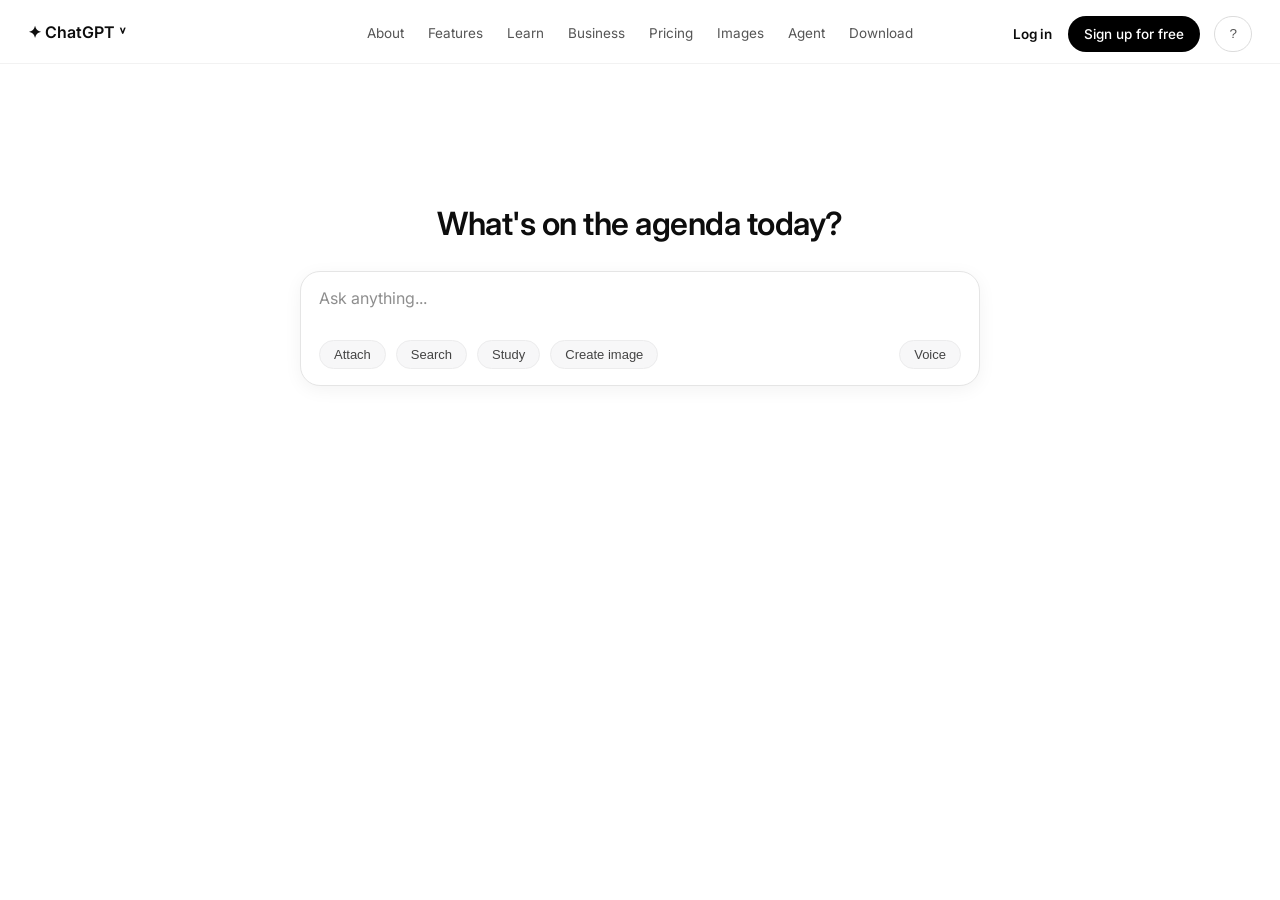
<file: index.html>
<!DOCTYPE html>
<html lang="en">
<head>
    <meta charset="UTF-8">
    <meta name="viewport" content="width=device-width, initial-scale=1.0">
    <title>ChatGPT - Main</title>
    <link rel="preconnect" href="https://fonts.googleapis.com">
    <link rel="preconnect" href="https://fonts.gstatic.com" crossorigin>
    <link href="https://fonts.googleapis.com/css2?family=Inter:wght@400;500;600;700&display=swap" rel="stylesheet">
    <link rel="stylesheet" href="indexStyle.css">
</head>
<body>

    <header class="top-nav">
        <div class="nav-left">
            <a href="index.html" class="brand">
                <span class="logo-icon">✦</span> ChatGPT <span class="arrow">˅</span>
            </a>
        </div>

        <nav class="nav-center">
            <a href="index.html">About</a>
            <a href="#">Features</a>
            <a href="#">Learn</a>
            <a href="#">Business</a>
            <a href="#">Pricing</a>
            <a href="images.html">Images</a>
            <a href="agent.html">Agent</a>
            <a href="#">Download</a>
        </nav>

        <div class="nav-right">
            <a href="#" class="btn-text">Log in</a>
            <a href="#" class="btn-pill">Sign up for free</a>
            <button type="button" class="btn-help" title="Request info / Help">?</button>
        </div>
    </header>

    <main class="main-wrapper">
        <section class="prompt-section">
            <h1 class="main-heading">What's on the agenda today?</h1>

            <form class="prompt-box" action="#" method="get">
                <input 
                    type="text" 
                    class="prompt-input" 
                    placeholder="Ask anything..." 
                    aria-label="Ask anything"
                >

                <div class="prompt-actions">
                    <button type="button" class="action-btn">
                        <span class="btn-icon"></span> Attach
                    </button>
                    <button type="button" class="action-btn">
                        <span class="btn-icon"></span> Search
                    </button>
                    <button type="button" class="action-btn">
                        <span class="btn-icon"></span> Study
                    </button>
                    <button type="button" class="action-btn">
                        <span class="btn-icon"></span> Create image
                    </button>

                    <button type="button" class="action-btn voice-btn">
                        <span class="btn-icon"></span> Voice
                    </button>
                </div>
            </form>
        </section>
    </main>

</body>
</html>
</file>
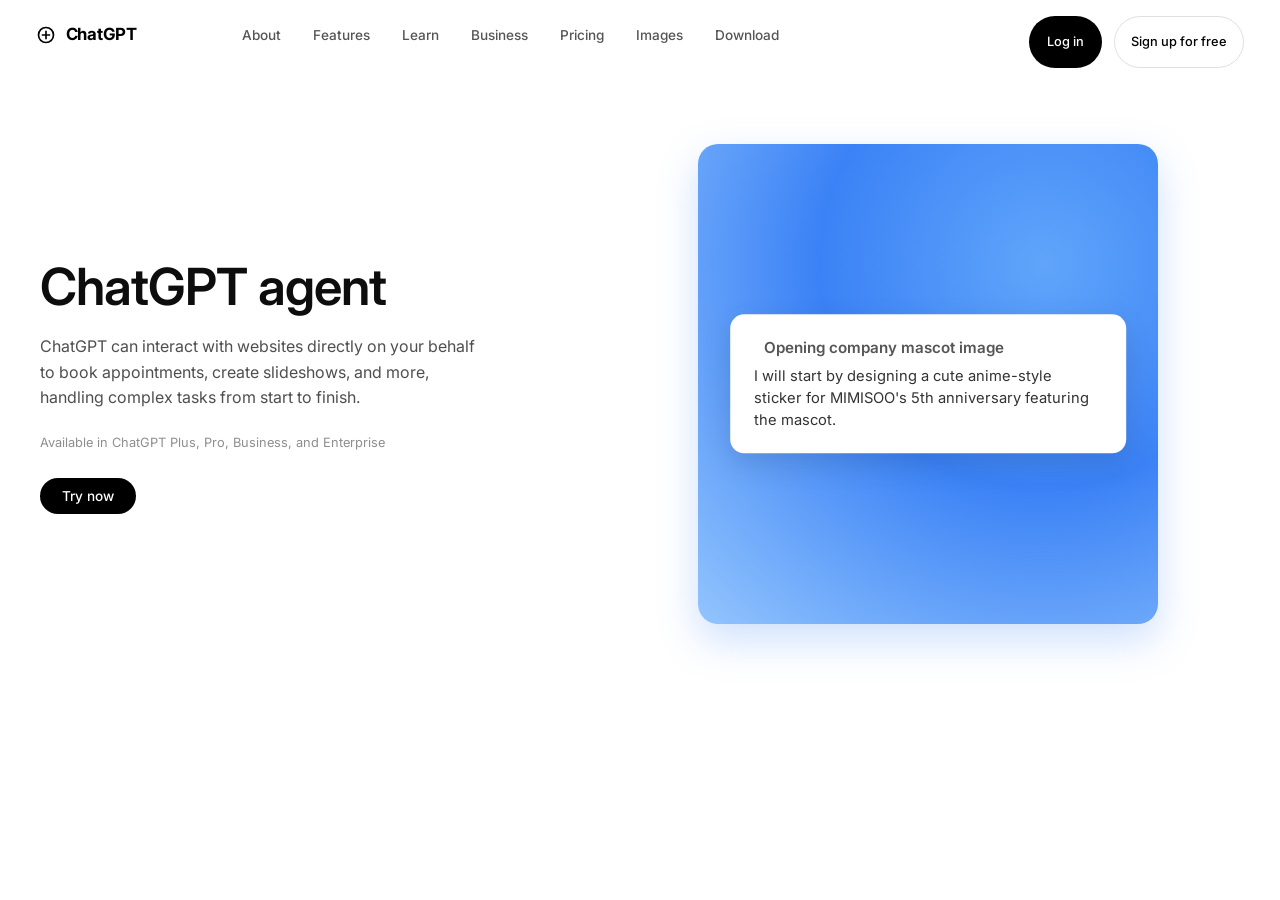
<file: agent.html>
<!DOCTYPE html>
<html lang="en">
<head>
    <meta charset="UTF-8">
    <meta name="viewport" content="width=device-width, initial-scale=1.0">
    <title>ChatGPT - Agent</title>
    <link href="https://fonts.googleapis.com/css2?family=Inter:wght@400;500;600;700&display=swap" rel="stylesheet">
    <link rel="stylesheet" href="agentStyle.css">
</head>
<body>

    <header class="top-nav">
        <div class="nav-left">
            <a href="index.html" class="brand">
                <svg class="brand-icon" viewBox="0 0 24 24" fill="currentColor">
                    <circle cx="12" cy="12" r="9" stroke="#000" stroke-width="2" fill="none"/>
                    <path d="M12 7v10M7 12h10" stroke="#000" stroke-width="2"/>
                </svg>
                ChatGPT
            </a>
        </div>

        <nav class="nav-center">
            <a href="index.html">About</a>
            <a href="#">Features</a>
            <a href="#">Learn</a>
            <a href="#">Business</a>
            <a href="#">Pricing</a>
            <a href="images.html">Images</a>
            <a href="#">Download</a>
        </nav>

        <div class="nav-right">
            <a href="#" class="btn-text">Log in</a>
            <a href="#" class="btn-pill">Sign up for free</a>
        </div>
    </header>

    <main class="page-body">
        <div class="main-wrapper">
            <section class="left-col">
                <div class="text-content">
                    <h1 class="main-title">ChatGPT agent</h1>
                    <p class="description">
                        ChatGPT can interact with websites directly on your behalf to book appointments, create slideshows, and more, handling complex tasks from start to finish.
                    </p>
                    <p class="availability">
                        Available in ChatGPT Plus, Pro, Business, and Enterprise
                    </p>
                    <div class="btn-wrap">
                        <a href="#" class="btn-try">Try now</a>
                    </div>
                </div>
            </section>
            <section class="right-col">
                <div class="blue-card">
                    <div class="popup-box">
                        <div class="popup-header">
                            <span class="bulb-icon"></span>
                            <span class="popup-title">Opening company mascot image</span>
                        </div>
                        <p class="popup-text">
                            I will start by designing a cute anime-style sticker for MIMISOO's 5th anniversary featuring the mascot.
                        </p>
                    </div>
                </div>
            </section>

        </div>
    </main>

</body>
</html>
</file>
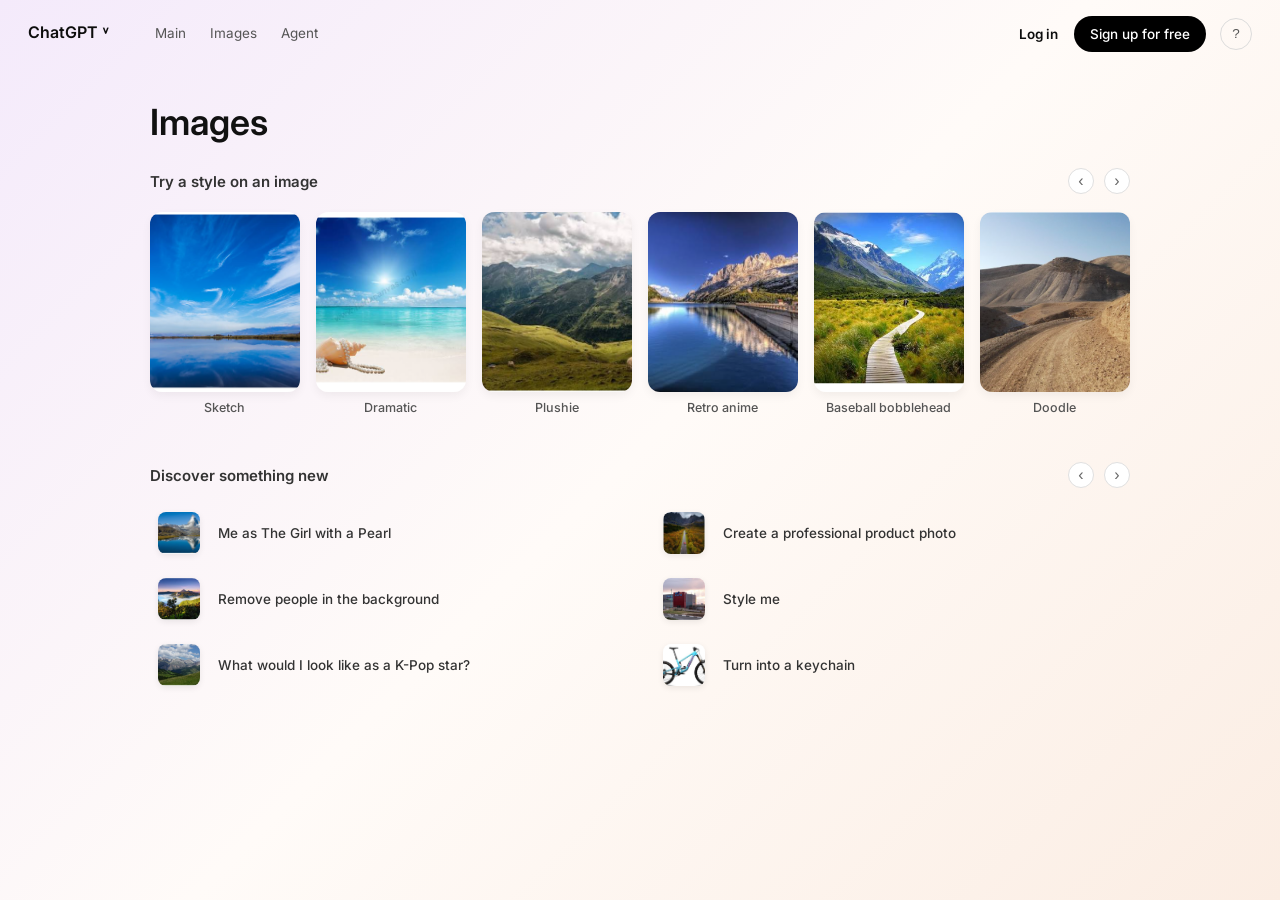
<file: images.html>
<!DOCTYPE html>
<html lang="en">
<head>
    <meta charset="UTF-8">
    <meta name="viewport" content="width=device-width, initial-scale=1.0">
    <title>ChatGPT - Images</title>
    <link href="https://fonts.googleapis.com/css2?family=Inter:wght@400;500;600;700&display=swap" rel="stylesheet">
    <link rel="stylesheet" href="imagesStyle.css">
</head>
<body>

    <header class="top-nav">
        <div class="nav-left">
            <a href="index.html" class="brand">ChatGPT <span class="arrow">˅</span></a>
        </div>

        <nav class="nav-center">
            <a href="index.html">Main</a>
            <a href="images.html">Images</a>
            <a href="agent.html">Agent</a>
        </nav>

        <div class="nav-right">
            <a href="#" class="btn-text">Log in</a>
            <a href="#" class="btn-pill">Sign up for free</a>
            <button type="button" class="btn-help" title="Help / Request info">?</button>
        </div>
    </header>

    <main class="page-container">
        
        <h1 class="main-title">Images</h1>

        <!-- גלריה עליונה: 6 כרטיסיות בשורה -->
        <section class="gallery-section">
            <div class="section-header">
                <h2 class="section-title">Try a style on an image</h2>
                <div class="nav-arrows">
                    <button type="button" class="arrow-btn" aria-label="Previous">&lsaquo;</button>
                    <button type="button" class="arrow-btn" aria-label="Next">&rsaquo;</button>
                </div>
            </div>
            
            <div class="cards-row">
                <figure class="style-card">
                    <img src="images/img1.jpg" alt="Sketch style">
                    <figcaption>Sketch</figcaption>
                </figure><!--
             --><figure class="style-card">
                    <img src="images/img2.jpg" alt="Dramatic style">
                    <figcaption>Dramatic</figcaption>
                </figure><!--
             --><figure class="style-card">
                    <img src="images/img3.jpg" alt="Plushie style">
                    <figcaption>Plushie</figcaption>
                </figure><!--
             --><figure class="style-card">
                    <img src="images/img4.jpg" alt="Retro anime style">
                    <figcaption>Retro anime</figcaption>
                </figure><!--
             --><figure class="style-card">
                    <img src="images/img5.jpg" alt="Baseball bobblehead style">
                    <figcaption>Baseball bobblehead</figcaption>
                </figure><!--
             --><figure class="style-card">
                    <img src="images/img6.jpg" alt="Doodle style">
                    <figcaption>Doodle</figcaption>
                </figure>
            </div>
        </section>

        <!-- גלריה תחתונה: 2 עמודות -->
        <section class="discover-section">
            <div class="section-header">
                <h2 class="section-title">Discover something new</h2>
                <div class="nav-arrows">
                    <button type="button" class="arrow-btn" aria-label="Previous">&lsaquo;</button>
                    <button type="button" class="arrow-btn" aria-label="Next">&rsaquo;</button>
                </div>
            </div>
            
            <div class="discover-row">
                <div class="column-half">
                    <div class="mini-card">
                        <img src="images/img7.jpg" alt="The Girl with a Pearl">
                        <span class="card-text">Me as The Girl with a Pearl</span>
                    </div>
                    <div class="mini-card">
                        <img src="images/img8.jpg" alt="Remove people in background">
                        <span class="card-text">Remove people in the background</span>
                    </div>
                    <div class="mini-card">
                        <img src="images/img9.jpg" alt="K-Pop star look">
                        <span class="card-text">What would I look like as a K-Pop star?</span>
                    </div>
                </div><!--
             --><div class="column-half">
                    <div class="mini-card">
                        <img src="images/img10.jpg" alt="Product photo burger">
                        <span class="card-text">Create a professional product photo</span>
                    </div>
                    <div class="mini-card">
                        <img src="images/img11.jpg" alt="Style me portrait">
                        <span class="card-text">Style me</span>
                    </div>
                    <div class="mini-card">
                        <img src="images/img12.jpg" alt="Keychain toy">
                        <span class="card-text">Turn into a keychain</span>
                    </div>
                </div>
            </div>
        </section>

    </main>

</body>
</html>
</file>
<file: indexStyle.css>
* {
    box-sizing: border-box;
    margin: 0;
    padding: 0;
}

body {
    font-family: 'Inter', -apple-system, BlinkMacSystemFont, "Segoe UI", Roboto, sans-serif;
    color: #0d0d0d;
    background-color: #ffffff;
    min-height: 100vh;
}


.top-nav {
    position: relative;
    height: 64px;
    line-height: 64px;
    padding: 0 28px;
    background-color: transparent;
    border-bottom: 1px solid #f2f2f2;
}

.nav-left {
    position: absolute;
    left: 28px;
    top: 0;
}

.nav-left .brand {
    text-decoration: none;
    color: #0d0d0d;
    font-size: 16px;
    font-weight: 600;
}

.nav-center {
    text-align: center;
}

.nav-center a {
    display: inline-block;
    margin: 0 10px;
    text-decoration: none;
    color: #555555;
    font-size: 13.5px;
    font-weight: 400;
}

.nav-center a:hover {
    color: #000000;
}

.nav-right {
    position: absolute;
    right: 28px;
    top: 0;
}

.nav-right .btn-text {
    display: inline-block;
    vertical-align: middle;
    text-decoration: none;
    color: #0d0d0d;
    font-size: 13.5px;
    font-weight: 600;
    margin-right: 12px;
}

.nav-right .btn-pill {
    display: inline-block;
    vertical-align: middle;
    text-decoration: none;
    background-color: #000000;
    color: #ffffff;
    font-size: 13.5px;
    font-weight: 500;
    padding: 0 16px;
    height: 36px;
    line-height: 36px;
    border-radius: 18px;
    margin-right: 10px;
}

.nav-right .btn-help {
    display: inline-block;
    vertical-align: middle;
    background-color: transparent;
    color: #555555;
    font-size: 13.5px;
    font-weight: 500;
    border: 1px solid #dcdcdc;
    border-radius: 18px;
    height: 36px;
    line-height: 34px;
    padding: 0 14px;
    cursor: pointer;
}

.nav-right .btn-help:hover {
    border-color: #000;
    color: #000;
}


.main-wrapper {
    width: 100%;
    padding-top: 140px; 
    text-align: center;
}

.prompt-section {
    display: inline-block;
    width: 90%;
    max-width: 680px;
    text-align: center;
}

.main-heading {
    font-size: 32px;
    font-weight: 600;
    color: #0d0d0d;
    margin-bottom: 28px;
    letter-spacing: -0.5px;
}

.prompt-box {
    background-color: #ffffff;
    border: 1px solid #e5e5e5;
    border-radius: 20px;
    box-shadow: 0 4px 18px rgba(0, 0, 0, 0.05);
    padding: 16px 18px;
    position: relative;
    text-align: left;
}

.prompt-input {
    width: 100%;
    border: none;
    outline: none;
    font-family: inherit;
    font-size: 16px;
    color: #222;
    padding-bottom: 24px;
    background: transparent;
}

.prompt-input::placeholder {
    color: #8e8e8e;
}

.prompt-actions {
    position: relative;
    padding-top: 8px;
    text-align: left;
}

.action-btn {
    display: inline-block;
    vertical-align: middle;
    background-color: #f7f7f8;
    border: 1px solid #ececed;
    border-radius: 16px;
    padding: 6px 14px;
    font-size: 13px;
    color: #444;
    font-weight: 500;
    cursor: pointer;
    margin-right: 6px;
    transition: background-color 0.15s ease;
}

.action-btn:hover {
    background-color: #ececec;
}

.voice-btn {
    position: absolute;
    right: 0;
    bottom: 0;
    margin-right: 0;
}
</file>
<file: agentStyle.css>
* {
    box-sizing: border-box;
    margin: 0;
    padding: 0;
}

body {
    font-family: 'Inter', -apple-system, BlinkMacSystemFont, sans-serif;
    background-color: #ffffff;
    color: #000000;
    min-height: 100vh;
}


.top-nav {
    width: 100%;
    padding: 16px 36px;
    background-color: #ffffff;
}

.top-nav::after {
    content: "";
    display: table;
    clear: both;
}

.nav-left {
    float: left;
    line-height: 36px;
}

.brand {
    font-size: 1.05rem;
    font-weight: 700;
    color: #000;
    text-decoration: none;
    letter-spacing: -0.3px;
    display: inline-block;
}

.brand-icon {
    width: 20px;
    height: 20px;
    vertical-align: middle;
    margin-right: 6px;
}


.nav-center {
    float: left;
    width: calc(100% - 460px);
    text-align: center;
    line-height: 36px;
}

.nav-center a {
    color: #555555;
    text-decoration: none;
    font-size: 0.85rem;
    font-weight: 500;
    margin: 0 14px;
    display: inline-block;
    transition: color 0.2s ease;
}

.nav-center a:hover {
    color: #000000;
}

.nav-right {
    float: right;
    line-height: 36px;
}

.btn-text {
    background-color: #000000;
    color: #ffffff;
    font-size: 0.8rem;
    font-weight: 500;
    text-decoration: none;
    padding: 8px 18px;
    border-radius: 999px;
    margin-right: 8px;
    display: inline-block;
    vertical-align: middle;
}

.btn-pill {
    background-color: transparent;
    border: 1px solid #e0e0e0;
    color: #000000;
    font-size: 0.8rem;
    font-weight: 500;
    text-decoration: none;
    padding: 7px 16px;
    border-radius: 999px;
    display: inline-block;
    vertical-align: middle;
}


.page-body {
    width: 100%;
    padding: 60px 40px;
}

.main-wrapper {
    max-width: 1200px;
    margin: 0 auto;
    font-size: 0; 
}


.left-col {
    display: inline-block;
    vertical-align: middle;
    width: 48%;
    font-size: 1rem;
    padding-right: 48px;
}

.main-title {
    font-size: 3.2rem;
    font-weight: 600;
    letter-spacing: -1px;
    color: #0d0d0d;
    margin-bottom: 20px;
    line-height: 1.1;
}

.description {
    font-size: 1rem;
    line-height: 1.6;
    color: #4f4f4f;
    margin-bottom: 24px;
    max-width: 440px;
}

.availability {
    font-size: 0.8rem;
    color: #8e8e8e;
    margin-bottom: 28px;
}

.btn-wrap {
    display: block;
}

.btn-try {
    display: inline-block;
    background-color: #000000;
    color: #ffffff;
    font-size: 0.85rem;
    font-weight: 500;
    text-decoration: none;
    padding: 10px 22px;
    border-radius: 999px;
}


.right-col {
    display: inline-block;
    vertical-align: middle;
    width: 52%;
    font-size: 1rem;
    text-align: center;
}


.blue-card {
    display: inline-block;
    width: 460px;
    height: 480px;
    max-width: 100%;
    border-radius: 20px;
    background: radial-gradient(circle at 75% 25%, #60a5fa 0%, #3b82f6 45%, #93c5fd 100%);
    position: relative;
    box-shadow: 0 16px 40px rgba(59, 130, 246, 0.25);
    text-align: left;
}


.popup-box {
    position: absolute;
    top: 50%;
    left: 50%;
    transform: translate(-50%, -50%);
    width: 86%;
    background-color: #ffffff;
    border-radius: 14px;
    padding: 22px 24px;
    box-shadow: 0 10px 30px rgba(0, 0, 0, 0.12);
}

.popup-header {
    display: block;
    margin-bottom: 8px;
}

.bulb-icon {
    font-size: 1.1rem;
    display: inline-block;
    vertical-align: middle;
    margin-right: 6px;
}

.popup-title {
    font-size: 0.95rem;
    font-weight: 600;
    color: #555555;
    display: inline-block;
    vertical-align: middle;
}

.popup-text {
    font-size: 0.92rem;
    line-height: 1.5;
    color: #333333;
}
</file>
<file: imagesStyle.css>
* {
    box-sizing: border-box;
    margin: 0;
    padding: 0;
}

body {
    font-family: 'Inter', -apple-system, BlinkMacSystemFont, "Segoe UI", Roboto, sans-serif;
    color: #1a1a1a;
    background: linear-gradient(135deg, #f4eafb 0%, #fffbf8 50%, #fbede3 100%);
    min-height: 100vh;
}

/* ================= Top Nav ================= */
.top-nav {
    position: relative;
    height: 64px;
    line-height: 64px;
    padding: 0 28px;
    background-color: transparent;
}

.top-nav::after {
    content: "";
    display: table;
    clear: both;
}

.nav-left {
    float: left;
}

.nav-left .brand {
    text-decoration: none;
    color: #0d0d0d;
    font-size: 16px;
    font-weight: 600;
}

.nav-center {
    float: left;
    margin-left: 36px;
}

.nav-center a {
    display: inline-block;
    margin: 0 10px;
    text-decoration: none;
    color: #555555;
    font-size: 13.5px;
    font-weight: 400;
}

.nav-center a:hover {
    color: #000000;
}

.nav-right {
    float: right;
}

.nav-right .btn-text {
    display: inline-block;
    vertical-align: middle;
    text-decoration: none;
    color: #0d0d0d;
    font-size: 13.5px;
    font-weight: 600;
    margin-right: 12px;
}

.nav-right .btn-pill {
    display: inline-block;
    vertical-align: middle;
    text-decoration: none;
    background-color: #000000;
    color: #ffffff;
    font-size: 13.5px;
    font-weight: 500;
    padding: 0 16px;
    height: 36px;
    line-height: 36px;
    border-radius: 18px;
    margin-right: 10px;
}

.nav-right .btn-help {
    display: inline-block;
    vertical-align: middle;
    background-color: transparent;
    color: #555555;
    font-size: 13.5px;
    border: 1px solid #dcdcdc;
    border-radius: 50%;
    width: 32px;
    height: 32px;
    line-height: 30px;
    text-align: center;
    cursor: pointer;
}

/* ================= Page Container ================= */
.page-container {
    width: 90%;
    max-width: 980px;
    margin: 36px auto 70px auto;
}

.main-title {
    font-size: 36px;
    font-weight: 600;
    margin-bottom: 24px;
    color: #111;
}

/* כותרות וחיצי ניווט */
.section-header {
    width: 100%;
    margin-bottom: 16px;
}

.section-header::after {
    content: "";
    display: table;
    clear: both;
}

.section-title {
    float: left;
    font-size: 15px;
    font-weight: 600;
    color: #333;
    line-height: 28px;
}

.nav-arrows {
    float: right;
}

.arrow-btn {
    display: inline-block;
    vertical-align: middle;
    width: 26px;
    height: 26px;
    line-height: 22px;
    border-radius: 50%;
    border: 1px solid #e0e0e0;
    background-color: #ffffff;
    color: #666;
    font-size: 16px;
    cursor: pointer;
    margin-left: 6px;
    text-align: center;
}

/* ================= 1. גלריה עליונה (6 כרטיסיות) ================= */
.gallery-section {
    margin-bottom: 46px;
}

.cards-row {
    width: 100%;
    font-size: 0; /* מונע רווח בלתי רצוי בין inline-block */
    white-space: nowrap;
}

.style-card {
    display: inline-block;
    vertical-align: top;
    width: 15.3%;
    margin-right: 1.64%;
    text-align: center;
    font-size: 14px;
    white-space: normal;
}

.style-card:last-child {
    margin-right: 0;
}

.style-card img {
    width: 100%;
    height: 180px;
    object-fit: cover;
    border-radius: 12px;
    display: block;
    box-shadow: 0 4px 10px rgba(0, 0, 0, 0.05);
}

.style-card figcaption {
    margin-top: 8px;
    font-size: 12.5px;
    color: #555;
    font-weight: 500;
    line-height: 1.3;
}

/* ================= 2. גלריה תחתונה (שתי עמודות) ================= */
.discover-section {
    width: 100%;
}

.discover-row {
    width: 100%;
    font-size: 0;
}

.column-half {
    display: inline-block;
    vertical-align: top;
    width: 48.5%;
    margin-right: 3%;
    font-size: 14px;
}

.column-half:last-child {
    margin-right: 0;
}

.mini-card {
    padding: 6px 8px;
    margin-bottom: 12px;
    cursor: pointer;
    border-radius: 10px;
}

.mini-card:hover {
    background-color: rgba(255, 255, 255, 0.4);
}

.mini-card img {
    display: inline-block;
    vertical-align: middle;
    width: 42px;
    height: 42px;
    border-radius: 8px;
    object-fit: cover;
    margin-right: 14px;
    box-shadow: 0 2px 6px rgba(0, 0, 0, 0.08);
}

.mini-card .card-text {
    display: inline-block;
    vertical-align: middle;
    width: calc(100% - 62px);
    font-size: 13.5px;
    font-weight: 500;
    color: #333;
    line-height: 1.4;
}
</file>
